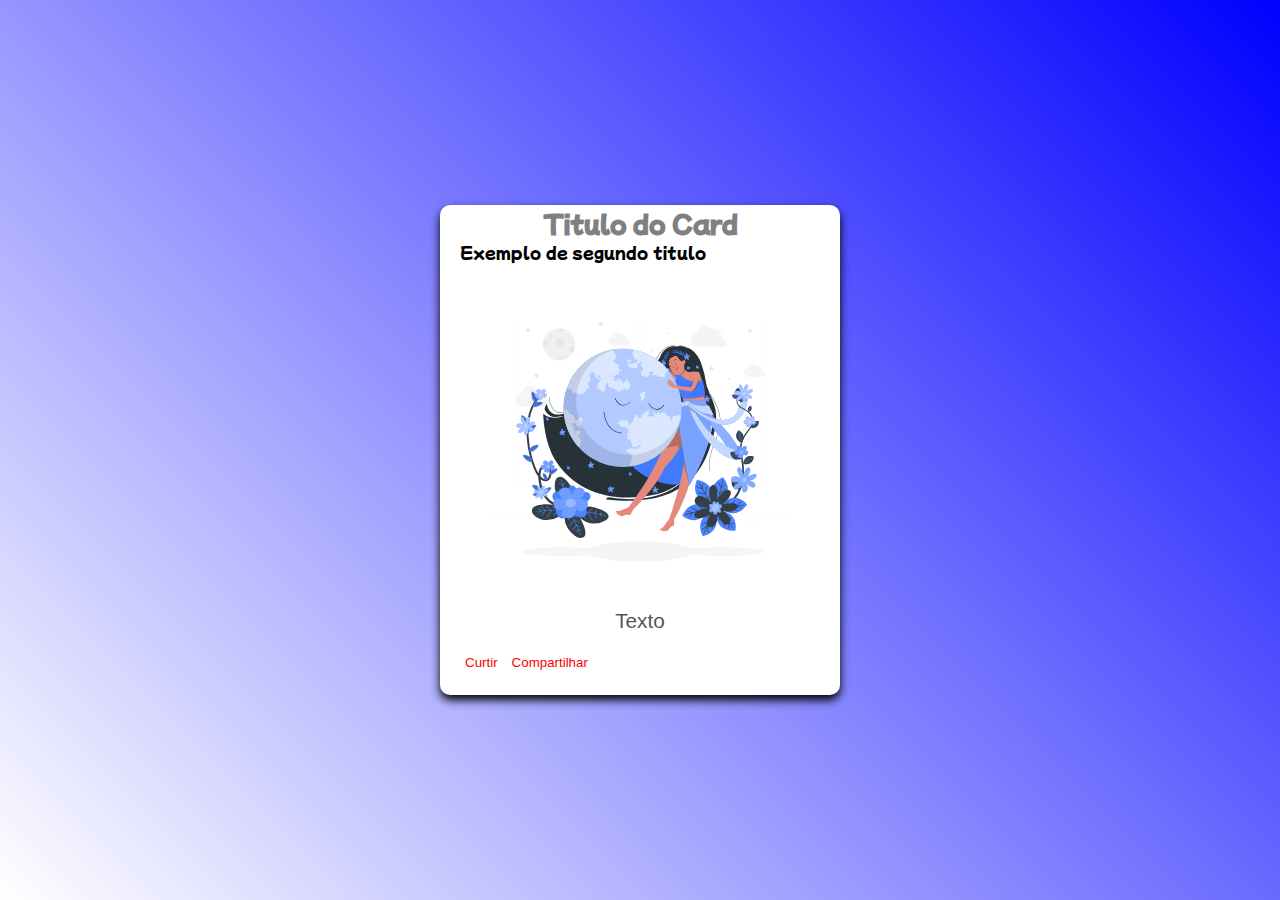
<file: Card/index.html>
<!DOCTYPE html>
<html lang="en">
<head>
    <meta charset="UTF-8">
    <meta http-equiv="X-UA-Compatible" content="IE=edge">
    <meta name="viewport" content="width=device-width, initial-scale=1.0">
    <link rel="stylesheet" href="style.css">
    <title>Card</title>
</head>
<body>
    <div class="content">
        <div class="card">
            <div class="topCard">
                <h2 class="title">Titulo do Card</h2>
                <span class="secondTitle">Exemplo de segundo titulo</span>
            </div>
            <div class="midiaCard">
               <img src="./lua.svg" alt="Lua" class="lua">
            </div>
            <div class="bottonCard">
                <p class="bottonText">Texto</p>
                <div class="actionsCard">
                    <button class="actions">Curtir</button>
                    <button class="actions">Compartilhar</button>
                </div>
            </div>
        </div>
    </div>
</body>
</html>
</file>
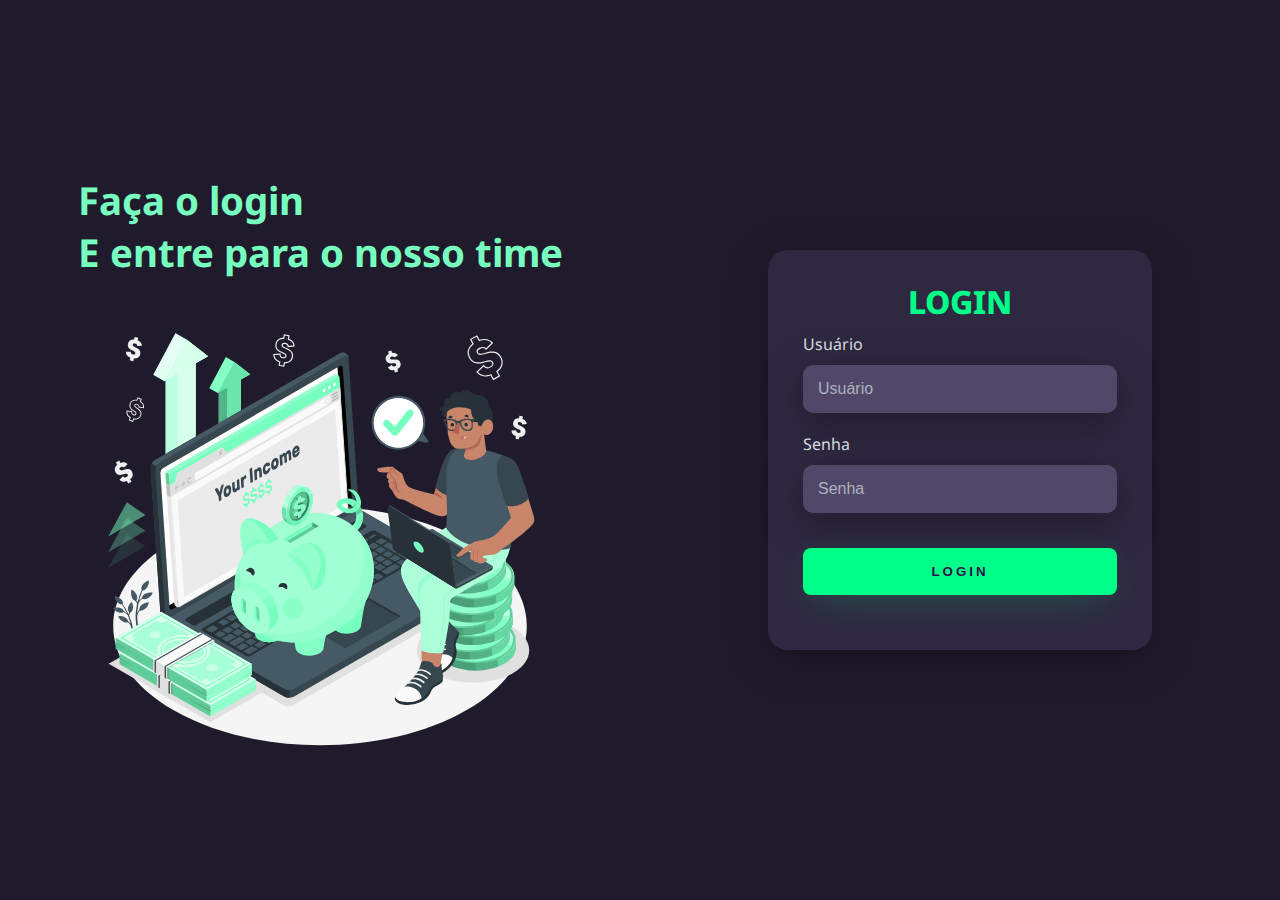
<file: LoginDark/index.html>
<!DOCTYPE html>
<html lang="en">
<head>
    <meta charset="UTF-8">
    <meta http-equiv="X-UA-Compatible" content="IE=edge">
    <meta name="viewport" content="width=device-width, initial-scale=1.0">
    <link rel="stylesheet" href="style.css">
    <title>Login</title>
</head>
<body>
    <div class="main-login">
        <div class="left-login">
            <h1>Faça o login <br>E entre para o nosso time</h1>
            <img src="./Dinheiro.svg" class="left-img" alt="Dinheiro">
        </div>

        <div class="right-login">
            <div class="card-login">
                <h1>LOGIN</h1>
                <div class="textfield">
                    <label for="usuario">Usuário</label>
                    <input type="text" name="usuario" placeholder="Usuário">
                </div>
                <div class="textfield">
                    <label for="senha">Senha</label>
                    <input type="password" name="senha" placeholder="Senha">
                </div>
                <button class="btn-login">Login</button>
            </div>
        

        </div>
    </div>
</body>
</html>
</file>
<file: Card/style.css>
@import url('https://fonts.googleapis.com/css2?family=Mochiy+Pop+P+One&display=swap');

body{
    font-family: 'Mochiy Pop P One', sans-serif
}
* {
    box-sizing: border-box;
    margin: 0;
    padding: 0;
}
.content {
    display: flex;
    align-items: center;
    justify-content: center;
    align-content: center;
    width: 100%;
    height: 100vh;
    background: linear-gradient(45deg, white, blue);
}

.card{
    background: white;
    box-shadow: 0px 5px 10px black;
    border-radius: 10px;
    width: 400px;
}

.midiaCard > img{
    background: center/cover;
    height: 300px;
    width: 100%;
    
}

.topCard {
    padding: 20px;
    padding-top: 0px;
   
}

.topCard > h2 {
    font-weight: bold;
    color: gray;
    text-align: center;
}

.topCard > span{
    text-align: left;
    color: black;
}

.bottonCard{
    padding: 20px;
}

.bottonCard > p {
    padding-bottom: 15px;
    font-family: Arial, Helvetica, sans-serif;
    font-size: 1.3rem;
    text-align: center;
    color: rgba(0, 0, 0, 0.69)
}

.actions{
    background: none;
    border: none;
    margin: 5px;
    color: red;
    
    
}

.actions:hover{
    transform: scale(1.08);
    cursor: pointer;
}
</file>
<file: LoginDark/style.css>
@import url('https://fonts.googleapis.com/css2?family=Noto+Sans:wght@400;700&display=swap');

body {
    margin: 0;
    font-family: 'Noto Sans', sans-serif;
}

body * {
    box-sizing: border-box;
}

.main-login{
    width: 100vw;
    height: 100vh;
    background: #201b2c;
    display: flex;
    justify-content: center;
    align-items: center;
}

.left-login{
    width: 50vw;
    height: 100vh;
    display: flex;
    justify-content: center;
    align-items: center;
    flex-direction: column;
}

.left-login > h1 {
    font-size: 3vw;
    color: #77ffc0;
}

.left-img{
    width: 35vw;
}

.right-login{
    width: 50vw;
    height: 100vh;
    display: flex;
    justify-content: center;
    align-items: center;
}

.card-login{
    width: 60%;
    display: flex;
    justify-content: center;
    align-items: center;
    flex-direction: column;
    padding: 30px 35px;
    background: #2f2841;
    border-radius: 20px;
    box-shadow: 0px 10px 40px #00000056;
}
.card-login > h1{
    color: #00ff88;
    font-weight: 800;
    margin: 0;
}

.textfield{
    width: 100%;
    display: flex;
    flex-direction: column;
    align-items: flex-start;
    justify-content: center;
    margin: 10px 0px;
}

.textfield > input{
    width: 100%;
    border: none;
    border-radius: 10px;
    padding: 15px;
    background: #514869;
    color: #f0ffffde;
    font-size: 12pt;
    box-shadow: 0px 10px 40px #00000056;
    outline: none;
    box-sizing: border-box;
}

.textfield > label {
    color: #f0ffffde;
    margin-bottom: 10px;
}
.textfield > input::placeholder{
    color: #f0ffff94;
}

.btn-login{
    width: 100%;
    padding: 16px 0px;
    margin: 25px;
    border: none;
    border-radius: 8px;
    outline: none;
    text-transform: uppercase;
    font-weight: 800;
    letter-spacing: 3px;
    color: #2b134b;
    background: #00ff88;
    cursor: pointer;
    box-shadow: 0px 10px 40px -12px #00ff8052;
}

@media only screen and (max-width: 950px){
    .card-login{
        width: 85%;

    }
}
@media only screen and (max-width: 600px) {
    .main-login{
        flex-direction: column;

    }
    .left-login > h1 {
        display: none;
    }

    .left-login{
        width: 100%;
        height: auto;
    }

    .right-login{
        width: 100%;
        height: auto;
    }
    .left-img{
        width: 50vw;
    }
    .card-login{
        width: 90%;
    }
}
</file>
